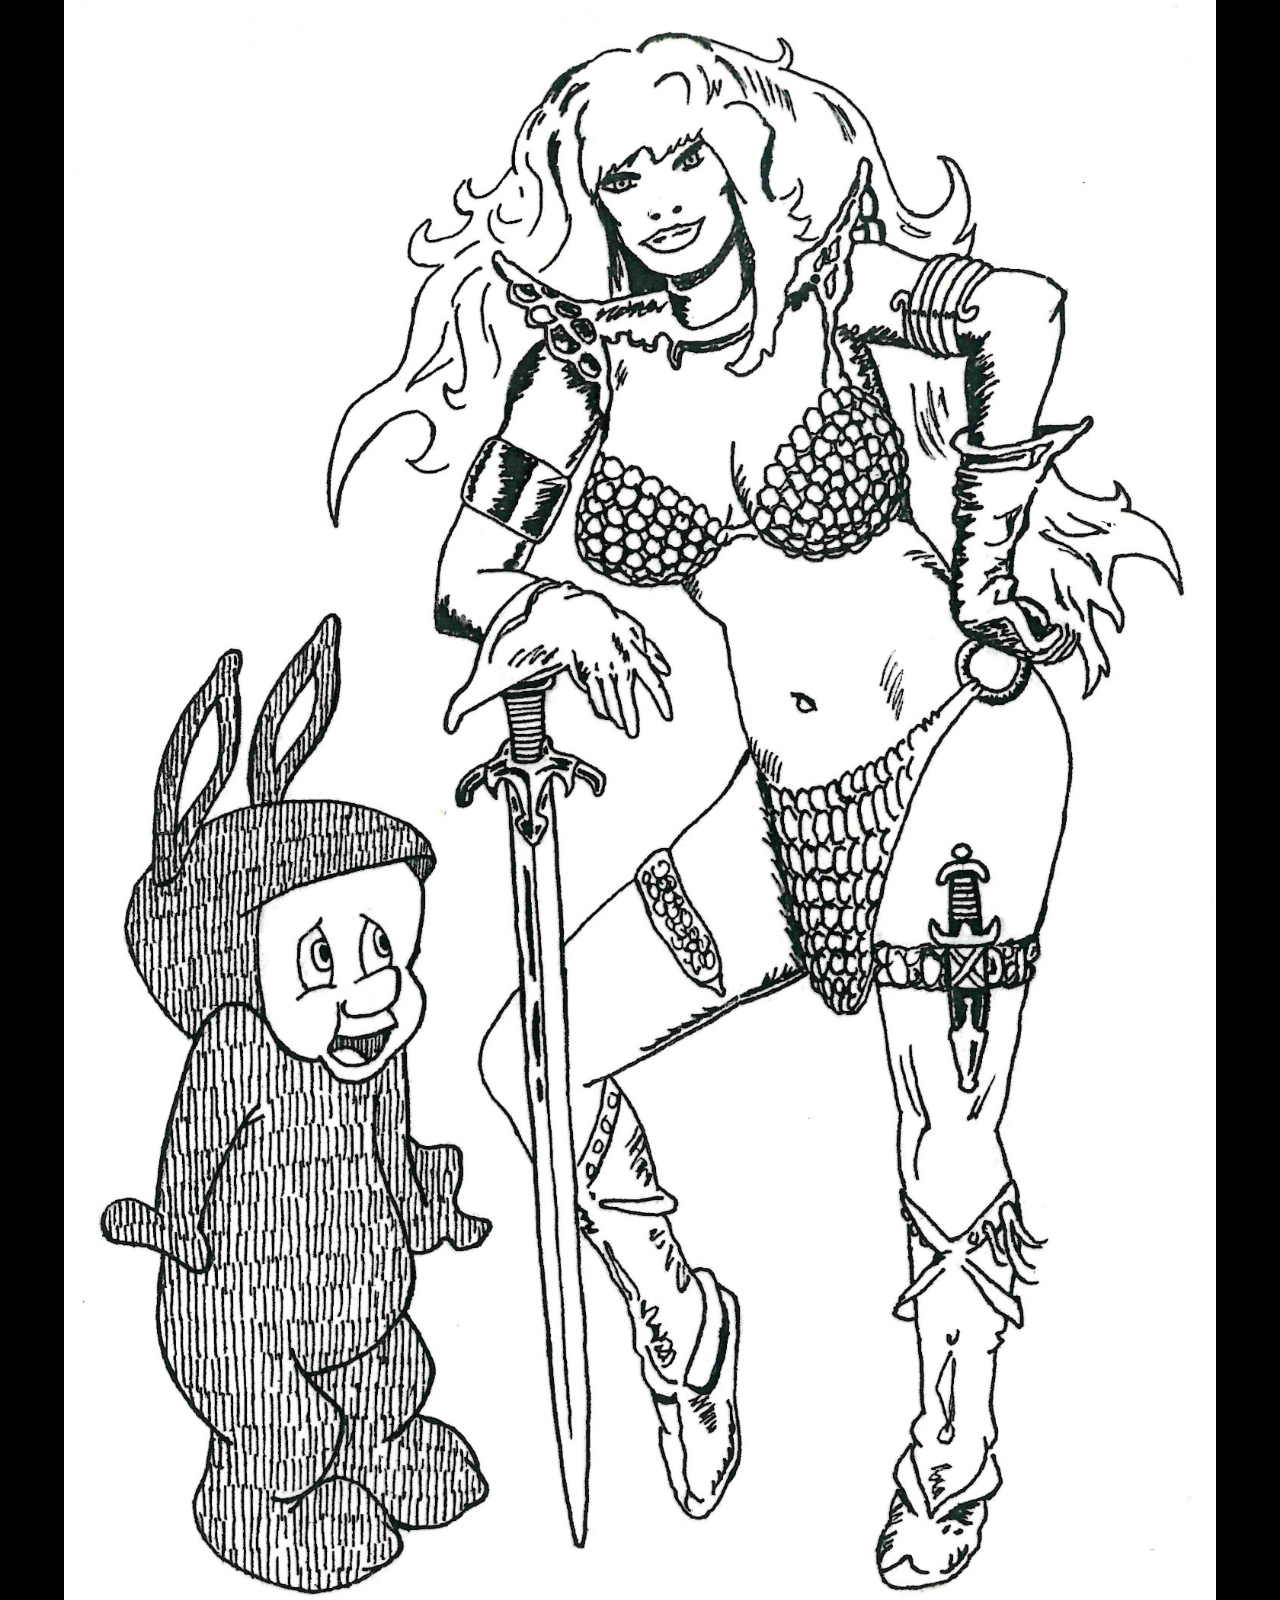
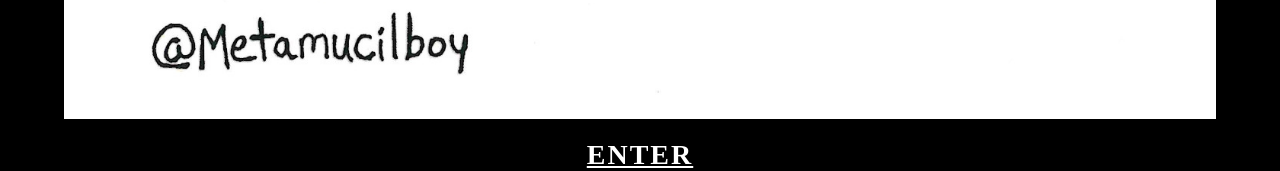
<file: index.html>
<!DOCTYPE html>
<html>
<head>
  <meta charset="UTF-8">
  <meta name="viewport" content="width=device-width, initial-scale=1.0">
  <title>Metamucil Boy</title>
  <style>
    body {
      background-color: black;
      margin: 0;
      padding: 0;
      display: flex;
      flex-direction: column;
      align-items: center;
      justify-content: center;
      min-height: 100vh;
      font-family: "Times New Roman", serif;
    }
    .landing-image {
      max-width: 90%;
      height: auto;
      margin-bottom: 20px;
    }
    .enter-link {
      font-size: 28px;
      font-weight: bold;
      color: white;
      text-decoration: underline;
      letter-spacing: 2px;
    }
  </style>
</head>
<body>

  <img src="landing.jpg" alt="Metamucil Boy Landing Image" class="landing-image">

  <a href="info.html" class="enter-link">ENTER</a>

</body>
</html>
</file>
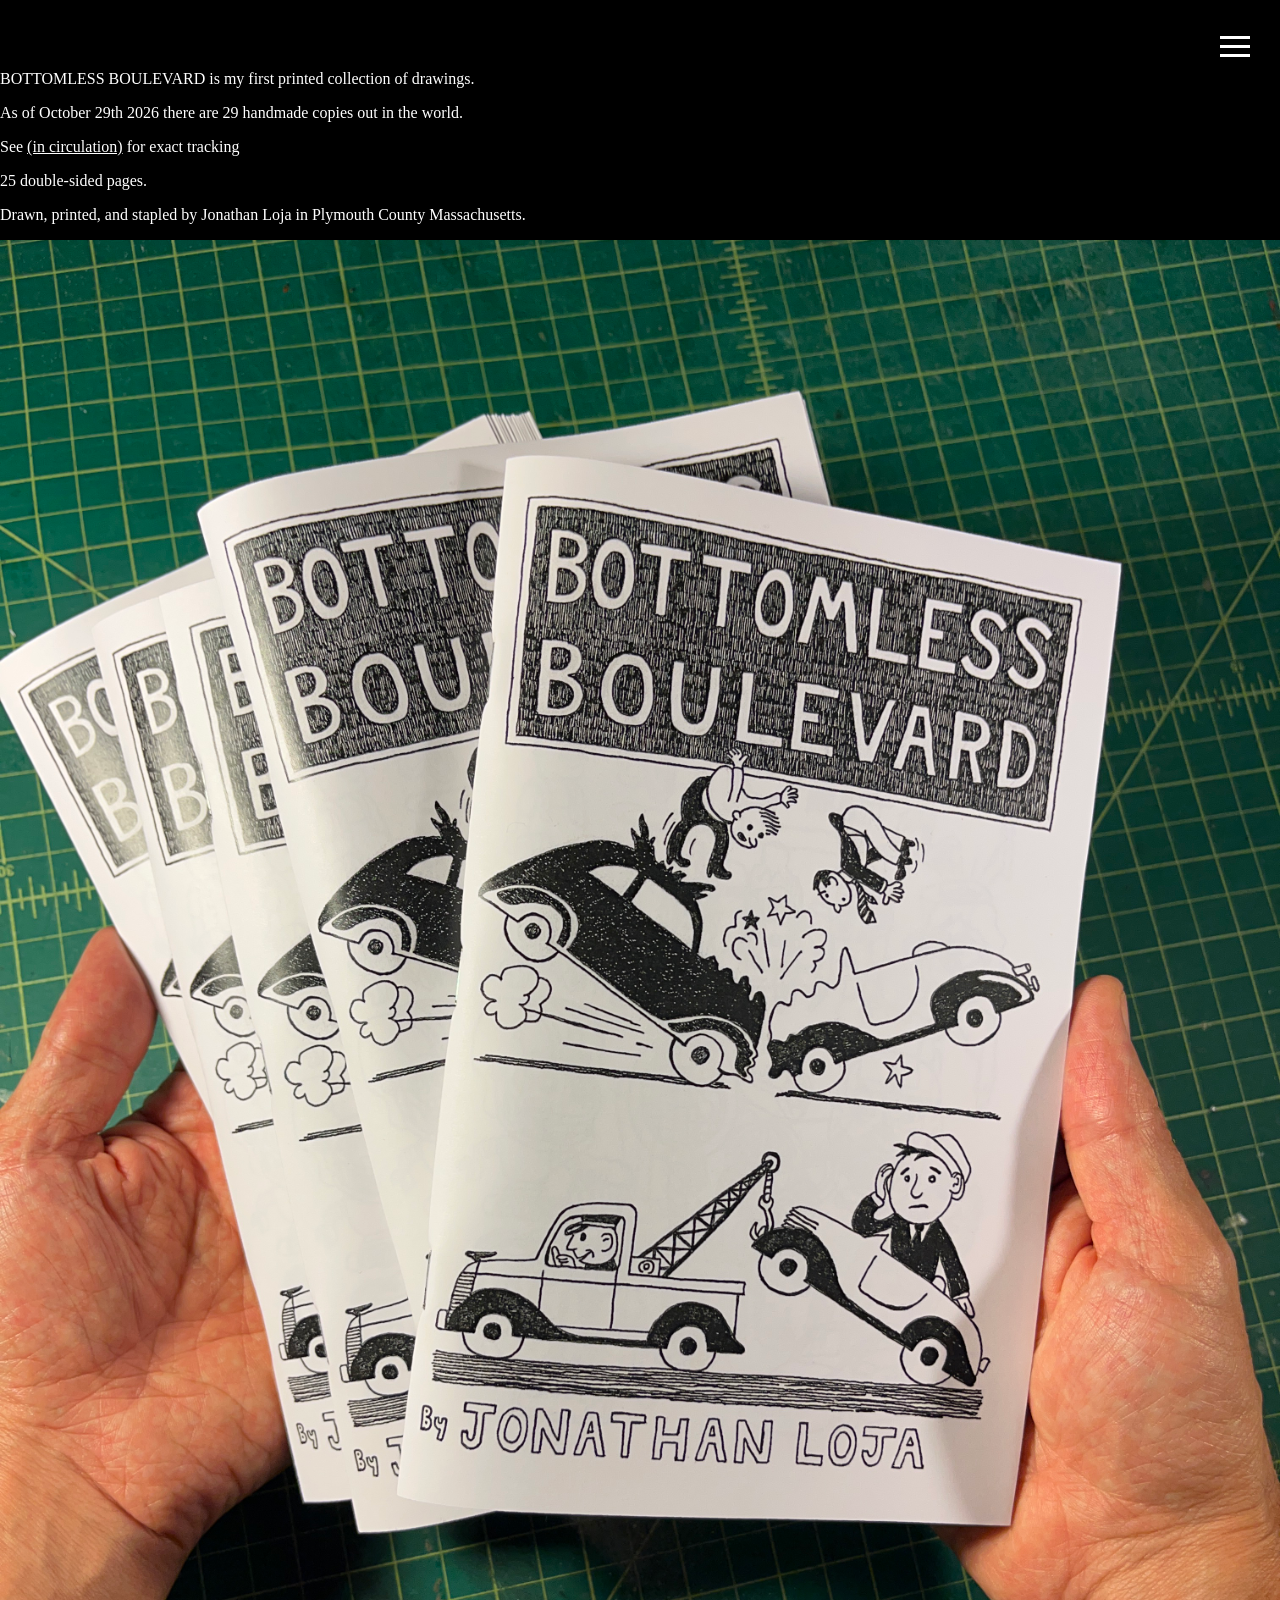
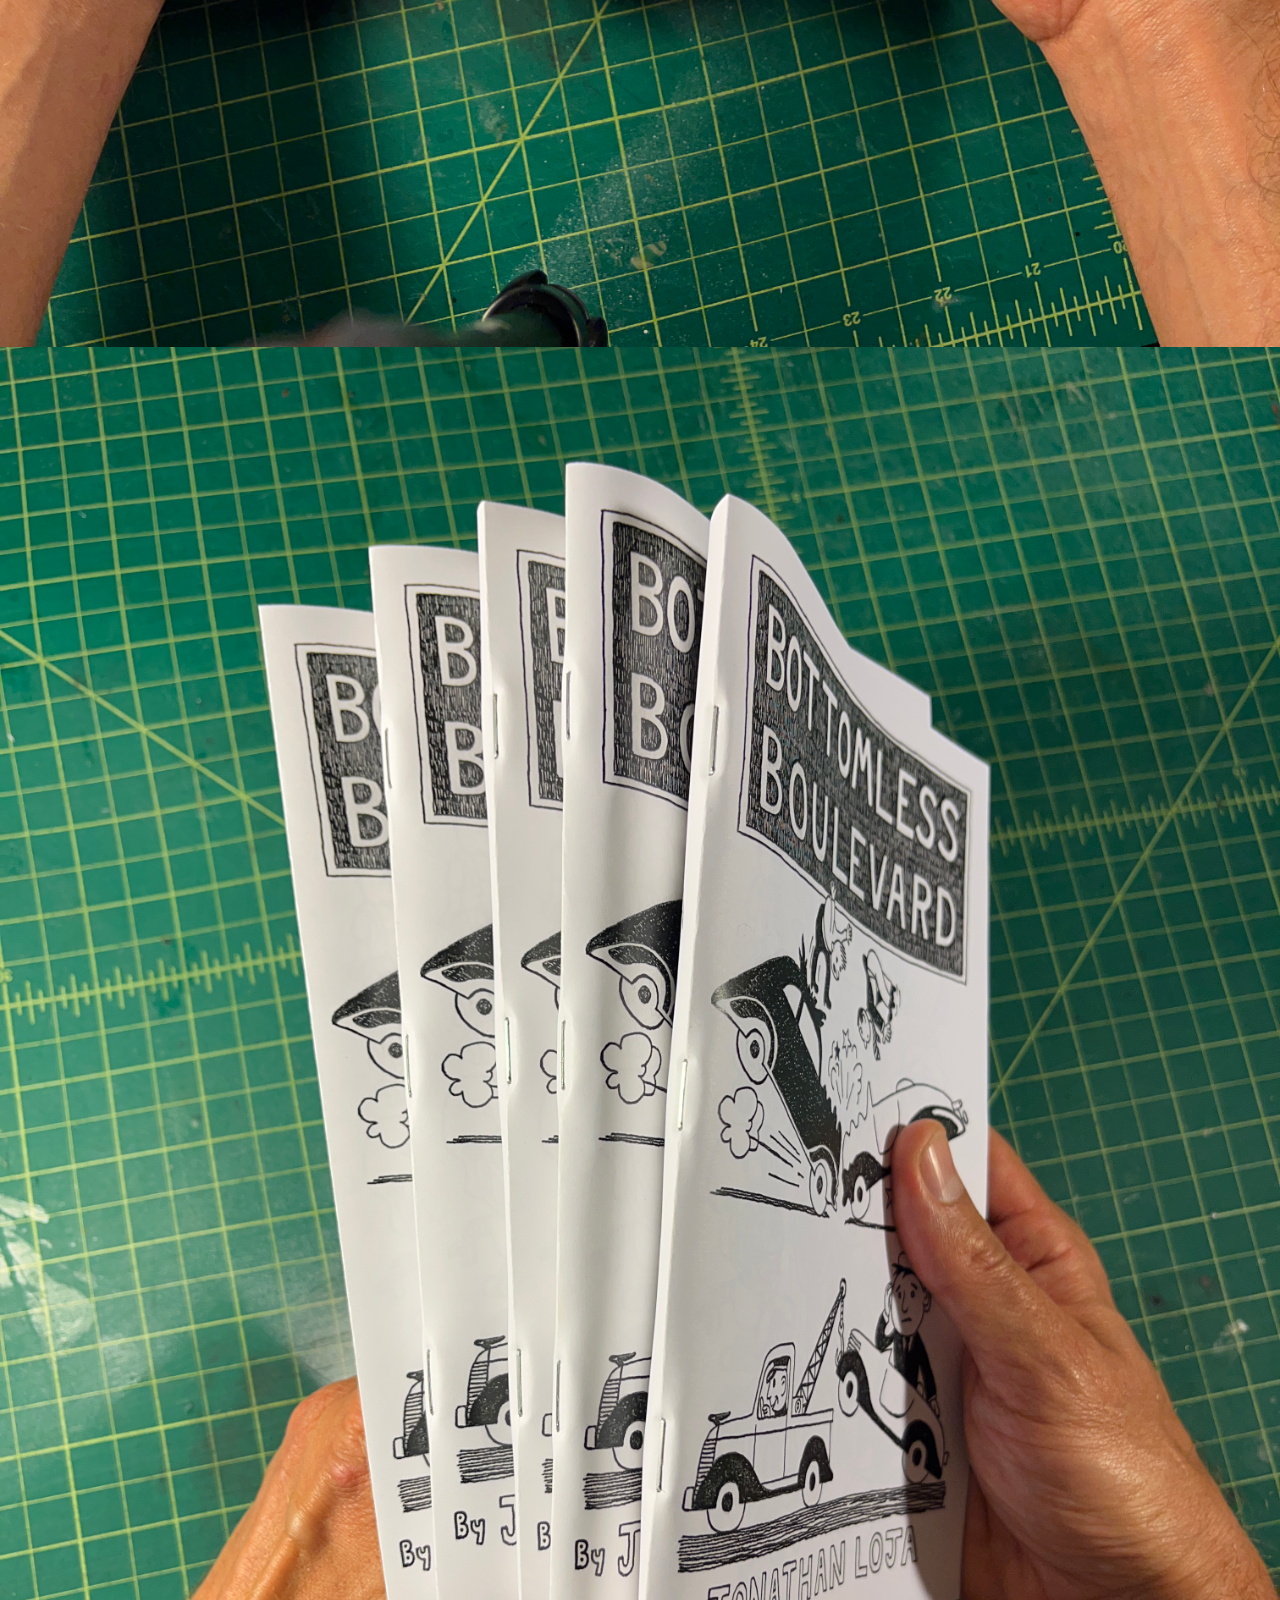
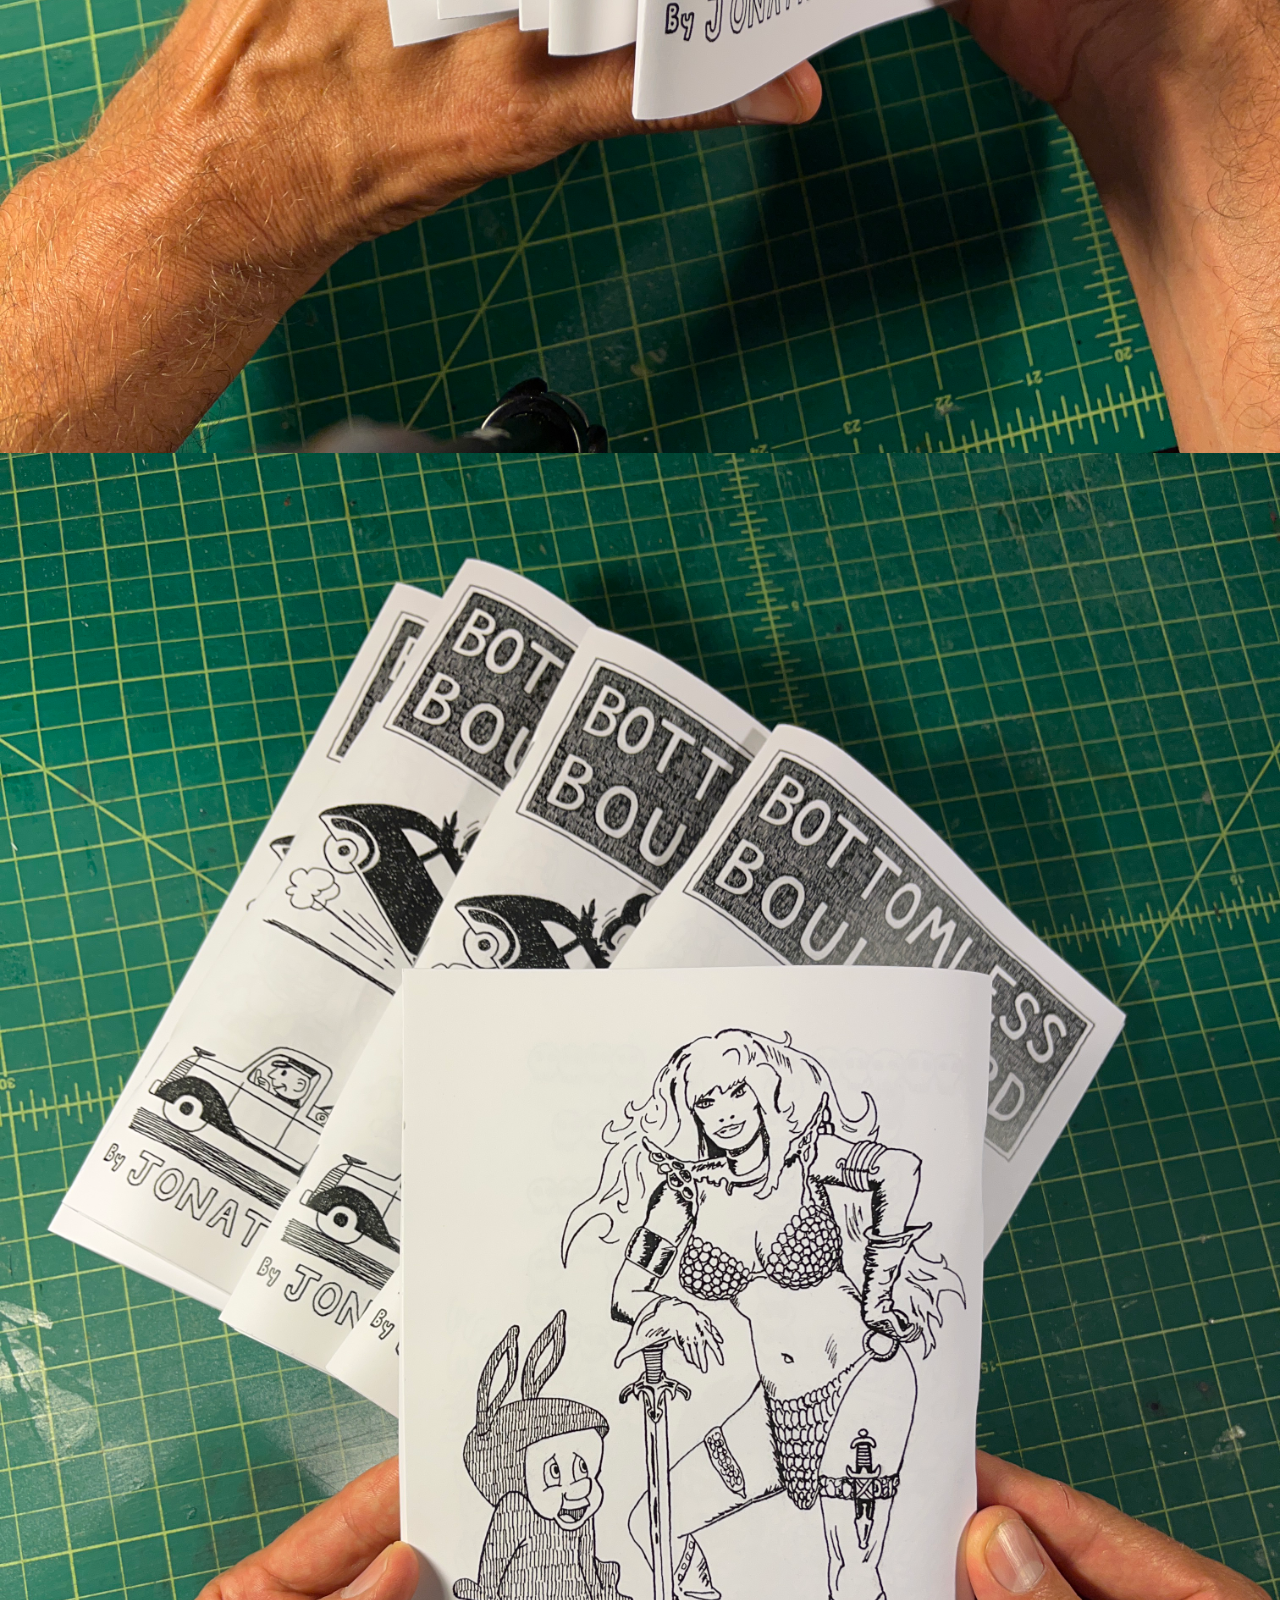
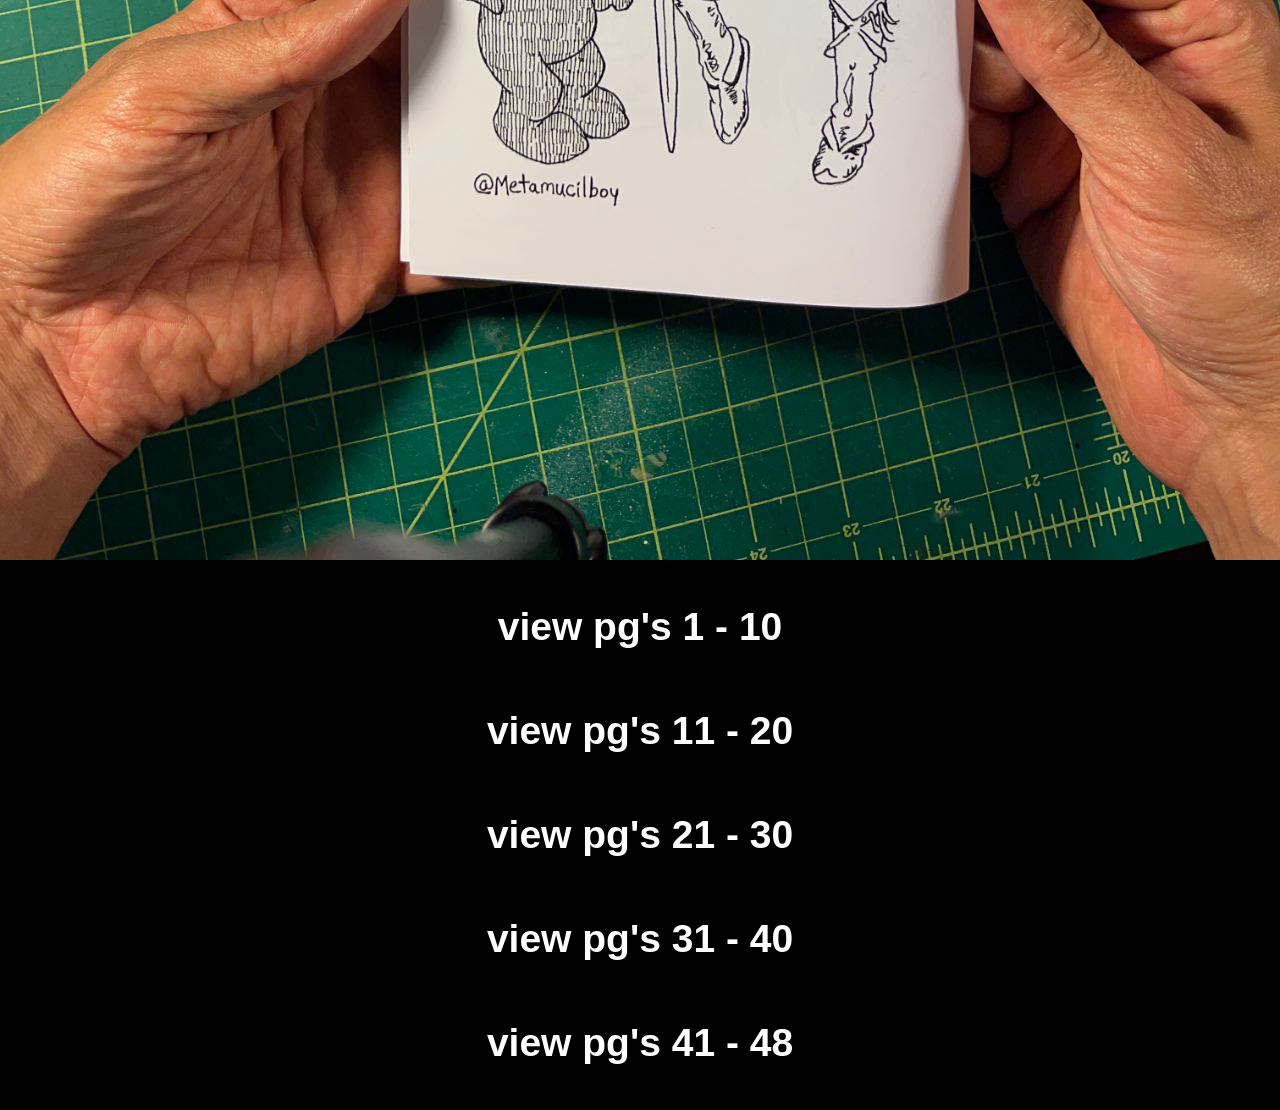
<file: bottomless.html>
<!DOCTYPE html>
<html>

<head>
  <meta charset="UTF-8">
  <meta name="viewport" content="width=device-width, initial-scale=1.0">
  <title>Bottomless Boulevard</title>

  <style>
    body {
      background: black;
      color: white;
      margin: 0;
      font-family: "Times New Roman", serif;
    }

    img {
      width: 100%;
      display: block;
    }

    .content-wrapper {
      margin-top: 70px;
    }

    .menu-button {
      position: fixed;
      top: 20px;
      right: 20px;
      z-index: 100;
      cursor: pointer;
      background: none;
      border: none;
      padding: 10px;
    }

    .bar {
      display: block;
      width: 30px;
      height: 3px;
      margin: 6px 0;
      background-color: white;
      transition: 0.4s;
    }

    .menu-panel {
      position: fixed;
      top: 0;
      right: -100%;
      width: 280px;
      height: 100%;
      background-color: #111;
      box-shadow: -5px 0 15px rgba(0, 0, 0, 0.5);
      transition: 0.4s;
      z-index: 99;
      padding-top: 80px;
    }

    .menu-panel.open {
      right: 0;
    }

    .menu-panel a {
      display: block;
      color: white;
      text-decoration: none;
      font-size: 20px;
      padding: 15px 25px;
      border-bottom: 1px solid #222;
      font-family: "Times New Roman", serif;
    }

    /* Style for the text link inside the paragraph */
    .intro-text a {
      color: white;
      text-decoration: underline;
    }

    .open .bar:nth-child(1) { transform: rotate(-45deg) translate(-6px, 6px); }
    .open .bar:nth-child(2) { opacity: 0; }
    .open .bar:nth-child(3) { transform: rotate(45deg) translate(-6px, -6px); }
  </style>
</head>

<body>

  <button class="menu-button" onclick="toggleMenu(this)">
    <span class="bar"></span>
    <span class="bar"></span>
    <span class="bar"></span>
  </button>

  <div class="menu-panel" id="mobileMenu">
    <a href="info.html">HOME</a>
    <a href="bottomless.html">BOTTOMLESS BOULEVARD</a>
    <a href="god-devil.html">GOD the DEVIL and YOU</a>
    <a href="(in circulation)/">(in circulation)</a>
  </div>

  <div class="content-wrapper">
    <div class="intro-text">
      <p>BOTTOMLESS BOULEVARD is my first printed collection of drawings.</p>
      <p>As of October 29th 2026 there are 29 handmade copies out in the world.</p> 
      <p>See <a href="(in circulation)/">(in circulation)</a> for exact tracking</p>
      <p>25 double-sided pages.</p>
      <p>Drawn, printed, and stapled by Jonathan Loja in Plymouth County Massachusetts.</p>
    </div>
    <img src="zines/BB_overview_1.jpeg">
    <img src="zines/BB_overview_2.jpeg">
    <img src="zines/BB_overview_3.jpeg">
  </div>

  <div style="text-align: center; margin: 30px 0;">
    <a href="zines/BB_1_10.pdf" target="_blank" style="display: inline-block; background-color: #000000; color: #ffffff; padding: 15px 30px; font-family: sans-serif; font-size: 39px; font-weight: bold; text-decoration: none; border-radius: 8px; box-shadow: 0 4px 6px rgba(0,0,0,0.1);">
      view pg's 1 - 10 
    </a>
  </div>

  <div style="text-align: center; margin: 30px 0;">
    <a href="zines/BB_11_20.pdf" target="_blank" style="display: inline-block; background-color: #000000; color: #ffffff; padding: 15px 30px; font-family: sans-serif; font-size: 39px; font-weight: bold; text-decoration: none; border-radius: 8px; box-shadow: 0 4px 6px rgba(0,0,0,0.1);">
      view pg's 11 - 20 
    </a>
  </div>

  <div style="text-align: center; margin: 30px 0;">
    <a href="zines/BB_21_30.pdf" target="_blank" style="display: inline-block; background-color: #000000; color: #ffffff; padding: 15px 30px; font-family: sans-serif; font-size: 39px; font-weight: bold; text-decoration: none; border-radius: 8px; box-shadow: 0 4px 6px rgba(0,0,0,0.1);">
      view pg's 21 - 30 
    </a>
  </div>

  <div style="text-align: center; margin: 30px 0;">
    <a href="zines/BB_31_40.pdf" target="_blank" style="display: inline-block; background-color: #000000; color: #ffffff; padding: 15px 30px; font-family: sans-serif; font-size: 39px; font-weight: bold; text-decoration: none; border-radius: 8px; box-shadow: 0 4px 6px rgba(0,0,0,0.1);">
      view pg's 31 - 40 
    </a>
  </div>

  <div style="text-align: center; margin: 30px 0;">
    <a href="zines/BB_41_48.pdf" target="_blank" style="display: inline-block; background-color: #000000; color: #ffffff; padding: 15px 30px; font-family: sans-serif; font-size: 39px; font-weight: bold; text-decoration: none; border-radius: 8px; box-shadow: 0 4px 6px rgba(0,0,0,0.1);">
      view pg's 41 - 48
    </a>
  </div>

  <script {nonce}>
    function toggleMenu(button) {
      button.classList.toggle('open');
      document.getElementById('mobileMenu').classList.toggle('open');
    }
  </script>
  
</body>

</html>
</file>
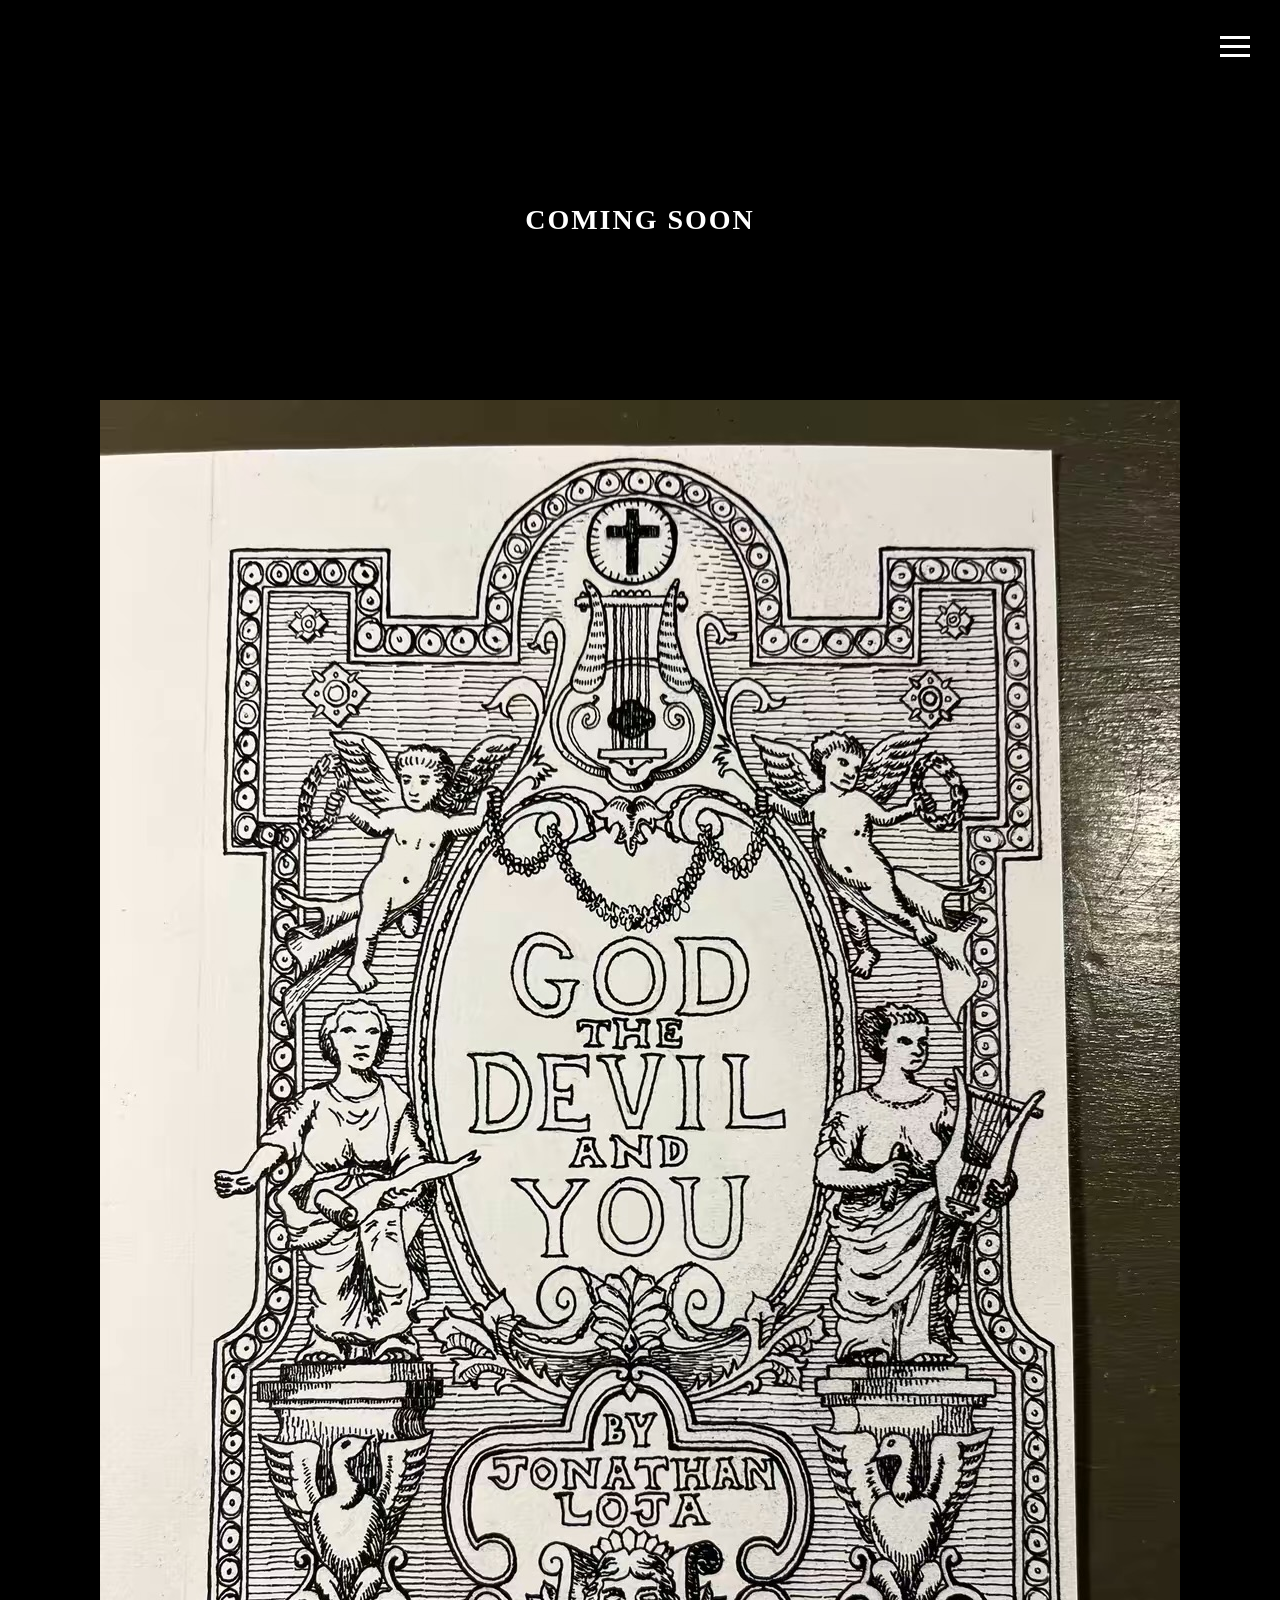
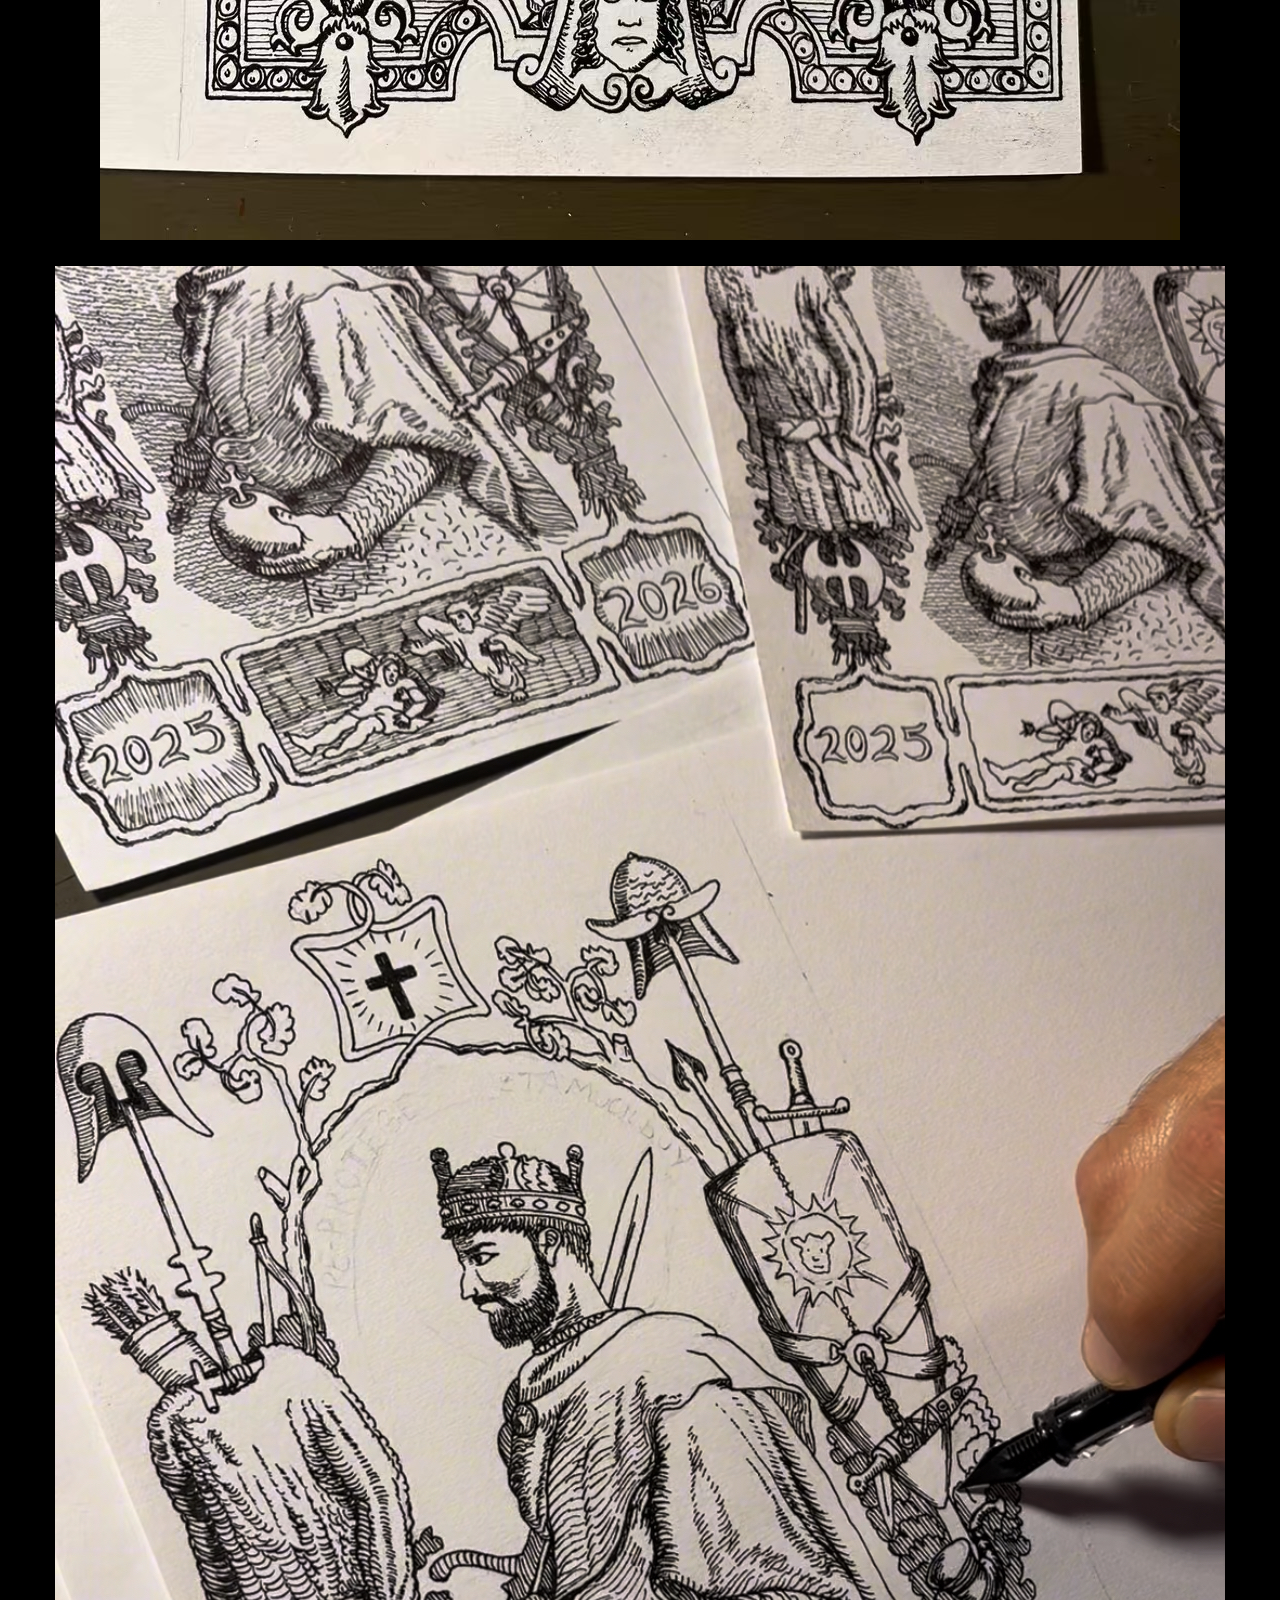
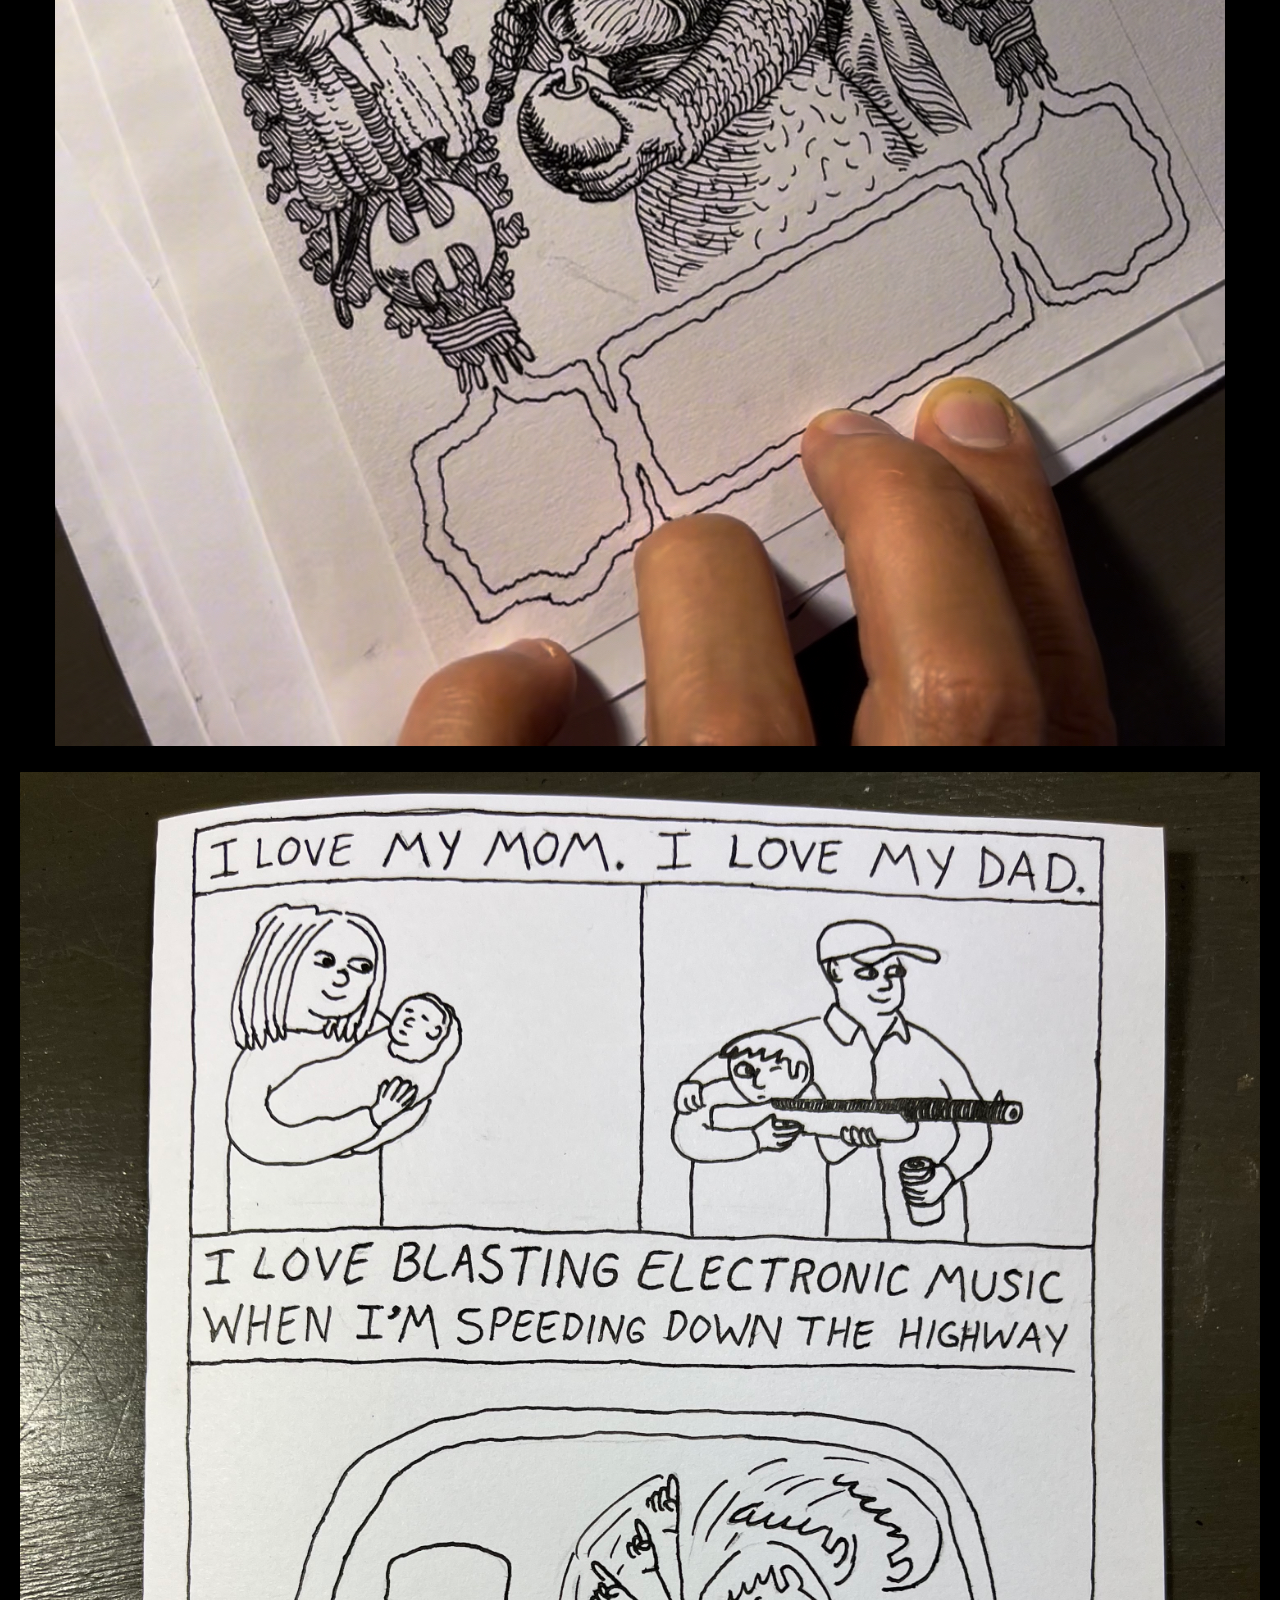
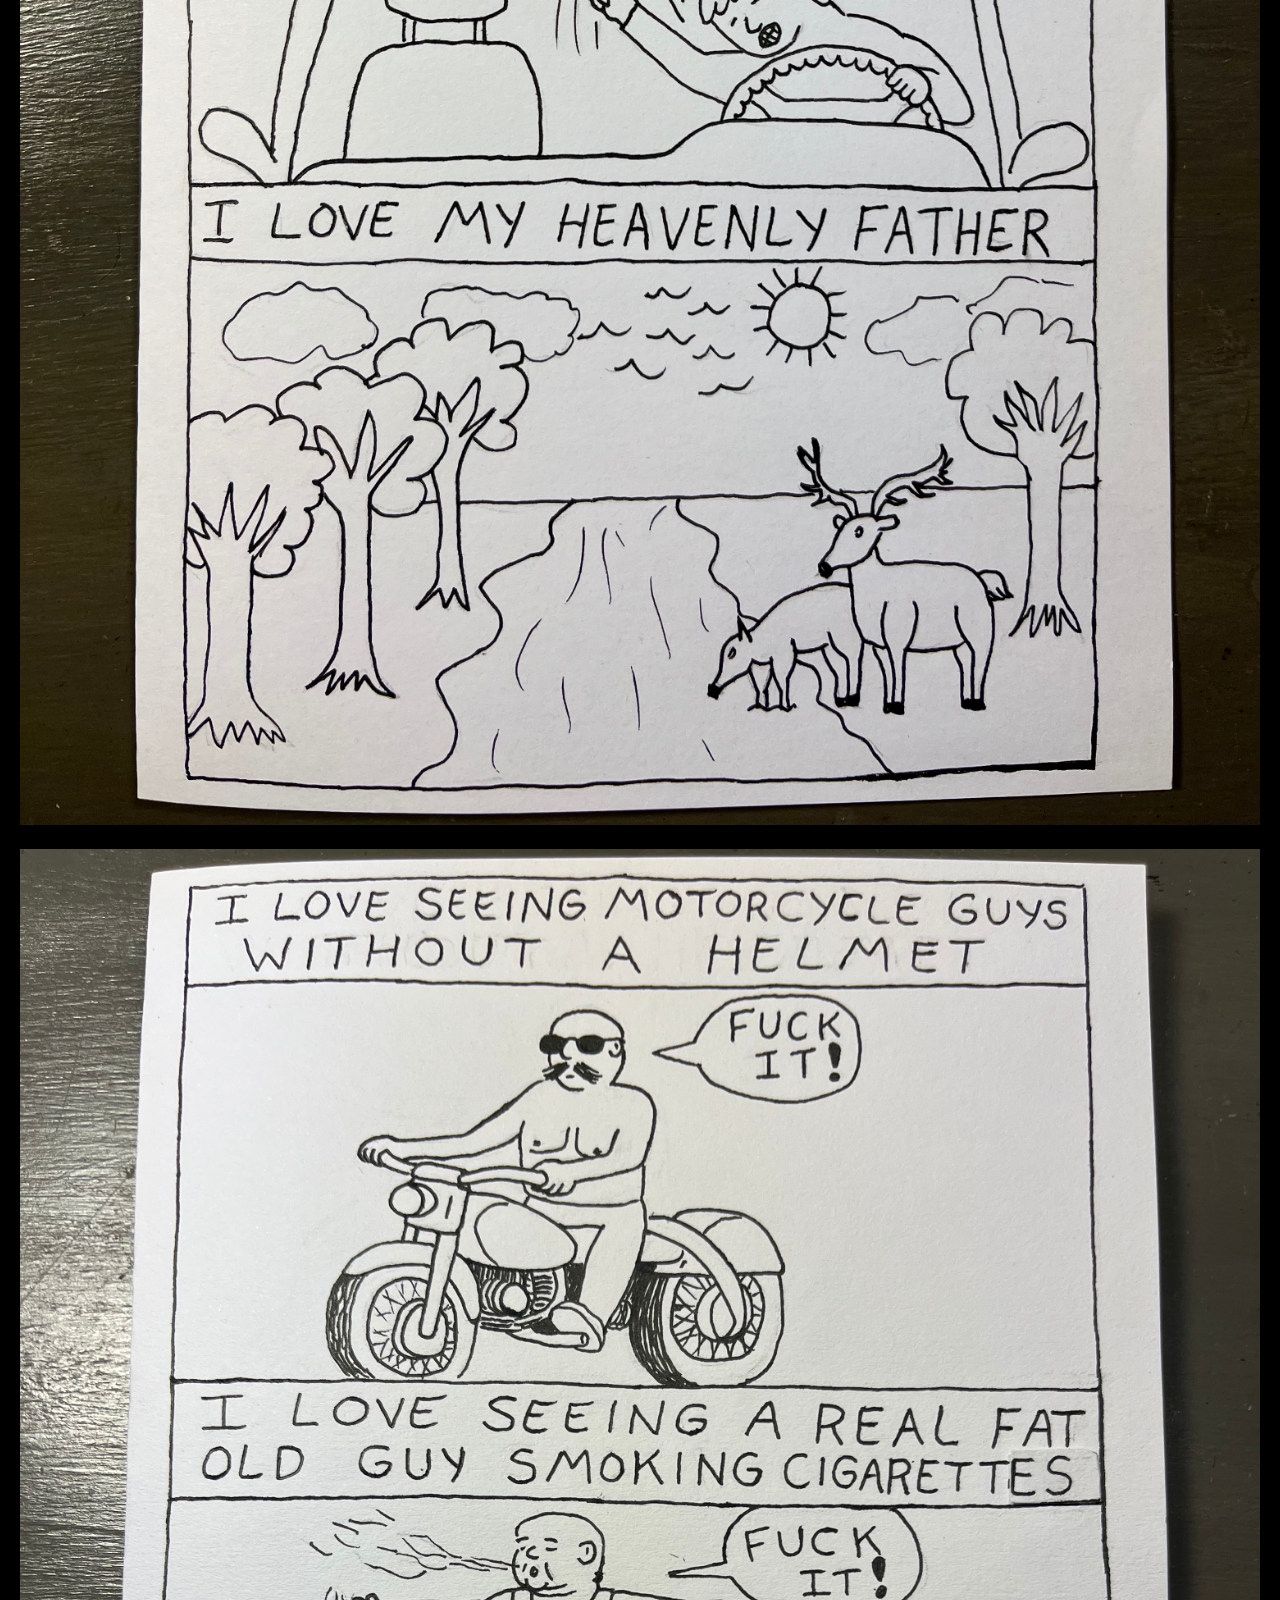
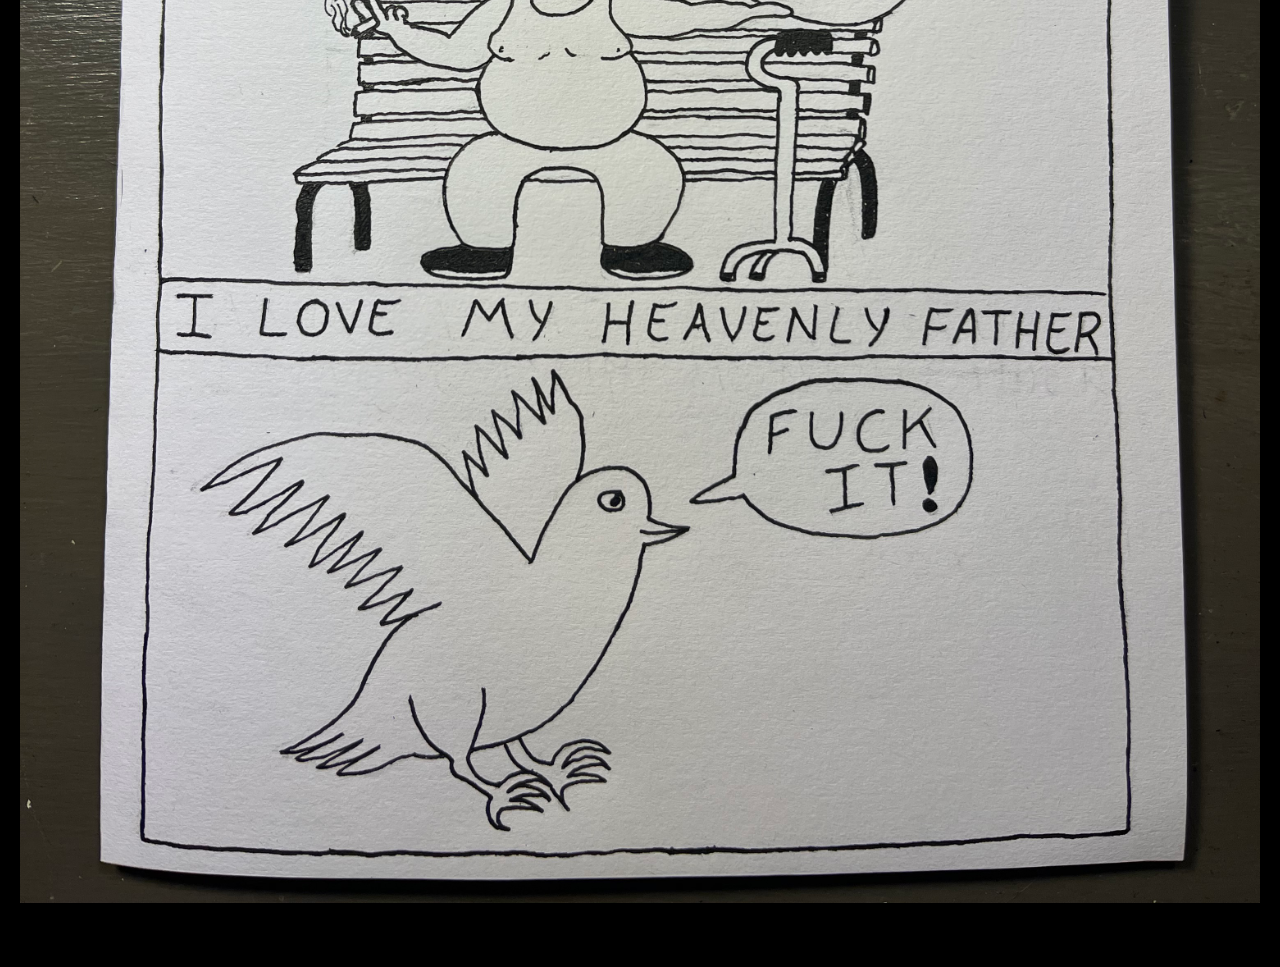
<file: god-devil.html>
<!DOCTYPE html>
<html>

<head>
  <meta charset="UTF-8">
  <meta name="viewport" content="width=device-width, initial-scale=1.0">
  <title>Coming Soon</title>

  <style>
    body {
      background-color: black;
      color: white;
      font-family: "Times New Roman", serif;
      margin: 0;
      padding: 0;
    }

    .menu-button { position: fixed; top: 20px; right: 20px; z-index: 100; cursor: pointer; background: none; border: none; padding: 10px; }
    .bar { display: block; width: 30px; height: 3px; margin: 6px 0; background-color: white; transition: 0.4s; }
    .menu-panel { position: fixed; top: 0; right: -100%; width: 280px; height: 100%; background-color: #111; box-shadow: -5px 0 15px rgba(0, 0, 0, 0.5); transition: 0.4s; z-index: 99; padding-top: 80px; }
    .menu-panel.open { right: 0; }
    .menu-panel a { display: block; color: white; text-decoration: none; font-size: 20px; padding: 15px 25px; border-bottom: 1px solid #222; }
    .open .bar:nth-child(1) { transform: rotate(-45deg) translate(-6px, 6px); }
    .open .bar:nth-child(2) { opacity: 0; }
    .open .bar:nth-child(3) { transform: rotate(45deg) translate(-6px, -6px); }

    .image-container {
      display: flex;
      flex-direction: column;
      align-items: center;
      padding: 0 20px 40px 20px;
    }
  </style>
</head>

<body>

  <button class="menu-button" onclick="toggleMenu(this)">
    <span class="bar"></span>
    <span class="bar"></span>
    <span class="bar"></span>
  </button>

  <div class="menu-panel" id="mobileMenu">
    <a href="info.html">HOME</a>
    <a href="bottomless.html">BOTTOMLESS BOULEVARD</a>
    <a href="god-devil.html">GOD the DEVIL and YOU</a>
    <a href="(in circulation)/">(in circulation)</a>
  </div>

  <div style="display: flex; justify-content: center; align-items: center; min-height: 40vh; padding-top: 40px;">
    <p style="font-size: 28px; font-weight: bold; color: white; letter-spacing: 2px; margin: 0;">COMING SOON</p>
  </div>

  <div class="image-container">
    <img src="god-devil-you/GDY%20front.jpg" alt="GDY front" style="margin-bottom: 24px; display: block; max-width: 100%; height: auto;">
    <img src="god-devil-you/GDY%20back.jpg" alt="GDY back" style="margin-bottom: 24px; display: block; max-width: 100%; height: auto;">
    <img src="god-devil-you/GDY%20electronic.jpg" alt="GDY electronic" style="margin-bottom: 24px; display: block; max-width: 100%; height: auto;">
    <img src="god-devil-you/GDY%20fuck%20it.jpg" alt="GDY fuck it" style="margin-bottom: 24px; display: block; max-width: 100%; height: auto;">
  </div>

  <script>
    function toggleMenu(button) {
      button.classList.toggle('open');
      document.getElementById('mobileMenu').classList.toggle('open');
    }
  </script>

</body>

</html>
</file>
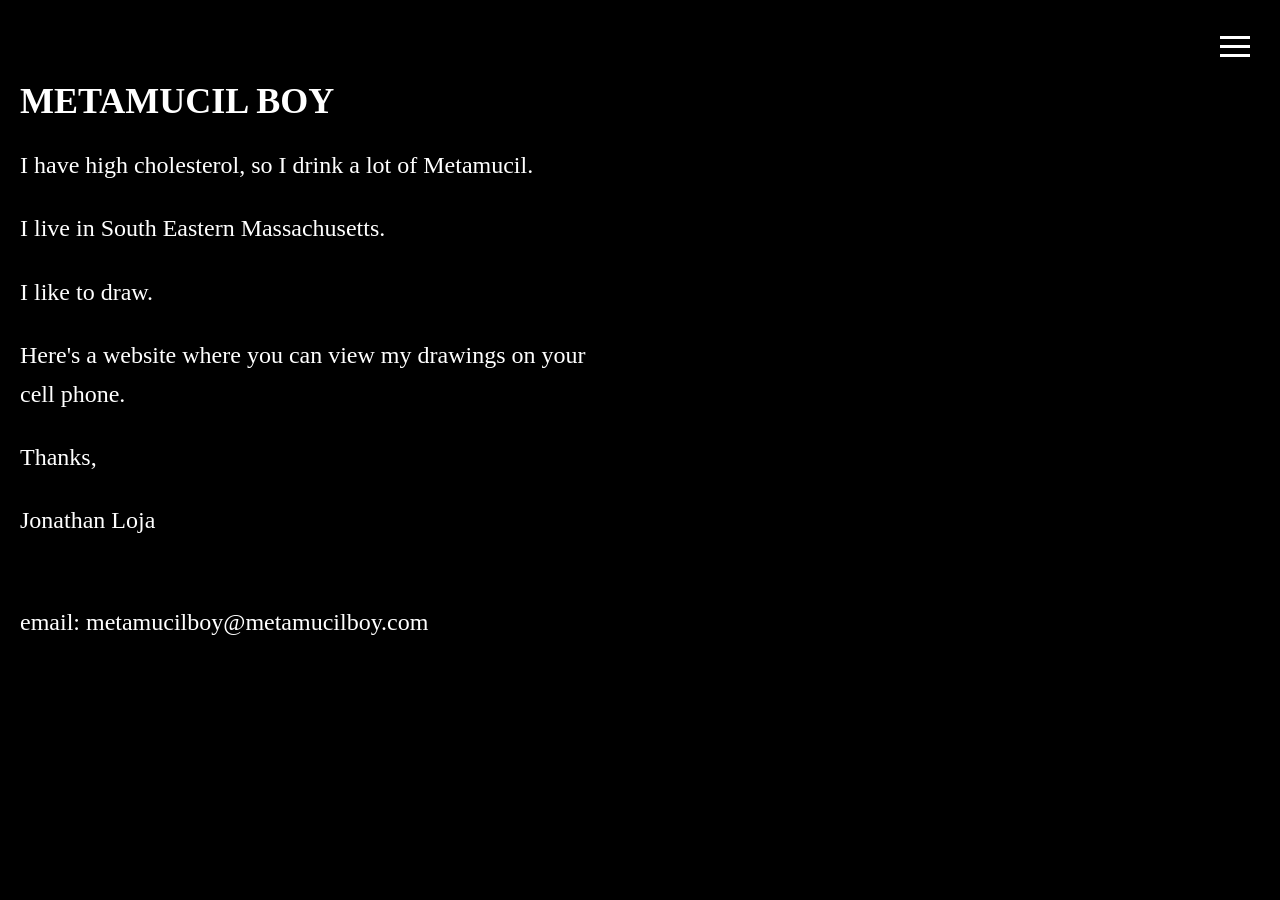
<file: info.html>
<!DOCTYPE html>
<html>

<head>
  <meta charset="UTF-8">

  <meta name="viewport" content="width=device-width, initial-scale=1.0">
  <title>INFO</title>

  <style>
    body {
      background-color: black;
      color: white;
      font-family: "Times New Roman", serif;
      margin: 0;
      padding: 20px;
    }

    .menu-button {
      position: fixed;
      top: 20px;
      right: 20px;
      z-index: 100;
      cursor: pointer;
      background: none;
      border: none;
      padding: 10px;
    }

    .bar {
      display: block;
      width: 30px;
      height: 3px;
      margin: 6px 0;
      background-color: white;
      transition: 0.4s;
    }

    .menu-panel {
      position: fixed;
      top: 0;
      right: -100%;
      width: 280px;
      height: 100%;
      background-color: #111;
      box-shadow: -5px 0 15px rgba(0, 0, 0, 0.5);
      transition: 0.4s;
      z-index: 99;
      padding-top: 80px;
    }

    .menu-panel.open {
      right: 0;
    }

    .menu-panel a {
      display: block;
      color: white;
      text-decoration: none;
      font-size: 20px;
      padding: 15px 25px;
      border-bottom: 1px solid #222;
    }

    .content {
      margin-top: 60px;
      max-width: 600px;
    }

    .content p {
      font-size: 24px;
      line-height: 1.6;
      margin-bottom: 25px;
    }

    .open .bar:nth-child(1) {
      transform: rotate(-45deg) translate(-6px, 6px);
    }

    .open .bar:nth-child(2) {
      opacity: 0;
    }

    .open .bar:nth-child(3) {
      transform: rotate(45deg) translate(-6px, -6px);
    }
  </style>
</head>

<body>

  <button class="menu-button" onclick="toggleMenu(this)">
    <span class="bar"></span>
    <span class="bar"></span>
    <span class="bar"></span>
  </button>

  <div class="menu-panel" id="mobileMenu">
    <a href="info.html">HOME</a>
    <a href="bottomless.html">BOTTOMLESS BOULEVARD</a>
    <a href="god-devil.html">GOD the DEVIL and YOU</a>
    <a href="(in circulation)/">(in circulation)</a>
  </div>

  <div class="content">
    <h1 style="font-size: 36px; font-weight: bold; margin: 0 0 20px 0; color: white;">METAMUCIL BOY</h1>
    <p>I have high cholesterol, so I drink a lot of Metamucil.</p>
    <p>I live in South Eastern Massachusetts.</p>
    <p>I like to draw.</p>
    <p>Here's a website where you can view my drawings on your cell phone.</p>
    
    <p>Thanks,</p>
    <p>Jonathan Loja</p>
    <p>
    <br>
    email: metamucilboy@metamucilboy.com
    </p>
    
    
  </div>

  <script>
    function toggleMenu(button) {
      button.classList.toggle('open');
      document.getElementById('mobileMenu').classList.toggle('open');
    }
  </script>

</body>

</html>
</file>
